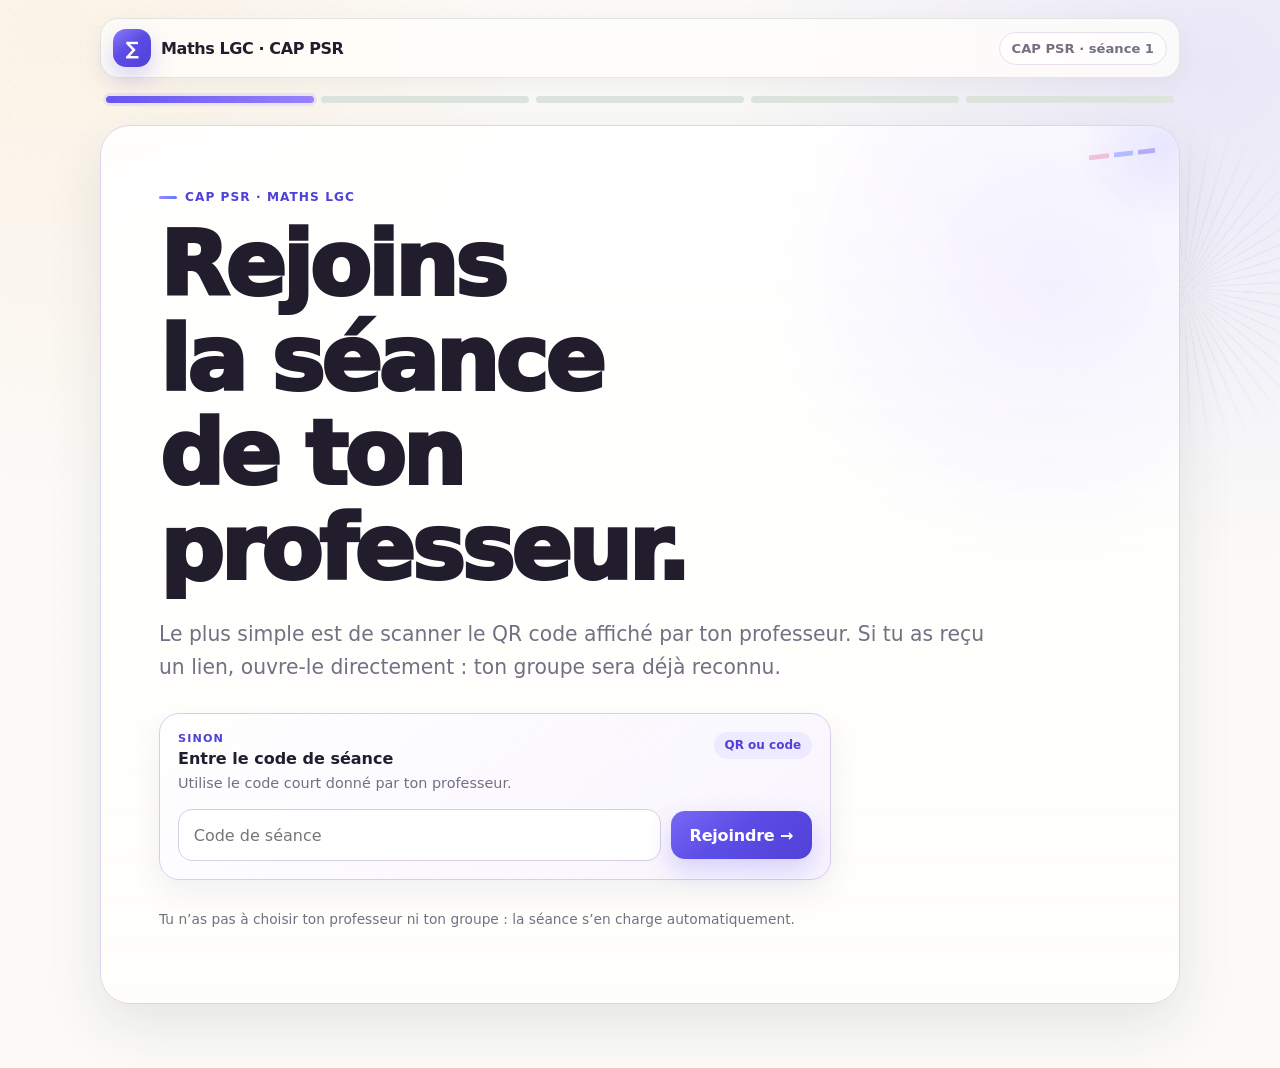
<file: index.html>
<!doctype html>
<html lang="fr">
<head>
  <meta charset="utf-8" />
  <meta name="viewport" content="width=device-width, initial-scale=1" />
  <meta name="theme-color" content="#fbfaf7" />
  <meta name="description" content="Maths LGC — parcours interactif de mathématiques pour CAP PSR." />
  <title>Maths LGC · CAP PSR</title>
  <link rel="icon" href="assets/favicon.svg" type="image/svg+xml" />
  <link rel="stylesheet" href="assets/styles.css" />
</head>
<body>
  <a class="skip-link" href="#app">Aller au contenu</a>
  <main id="app" class="app-shell" aria-live="polite"></main>
  <noscript>Ce support interactif nécessite JavaScript.</noscript>
  <script src="assets/app.js" defer></script>
</body>
</html>
</file>
<file: assets/styles.css>
:root {
  --bg: #fbfaf7;
  --surface: #fffefa;
  --surface-2: #f6f1ff;
  --surface-3: #fff9f4;
  --ink: #211d2c;
  --muted: #756f82;
  --line: #e7deea;
  --line-strong: #d9cee0;
  --accent: #6656f2;
  --accent-strong: #5041d8;
  --accent-bright: #9c84ff;
  --accent-soft: #eeeaff;
  --blue: #5f7cff;
  --blue-soft: #edf1ff;
  --rose: #e879a8;
  --rose-soft: #fdeaf3;
  --peach: #ff8f78;
  --peach-soft: #ffebe6;

  /* Couleurs sémantiques : ne pas utiliser comme décoration. */
  --attention: #e58a2b;
  --attention-strong: #9a591f;
  --attention-soft: #fff2df;
  --important: #a73e49;
  --important-soft: #fdebed;
  --danger: #8c3041;
  --danger-soft: #fdebed;
  --ok: #34bf8e;
  --ok-strong: #198462;
  --ok-bright: #72dfb6;
  --ok-soft: #e8fff6;
  --shadow-sm: 0 8px 24px rgba(29, 49, 40, .07);
  --shadow: 0 20px 55px rgba(29, 49, 40, .10);
  --shadow-lg: 0 28px 80px rgba(29, 49, 40, .13);
  --radius-sm: 14px;
  --radius: 22px;
  --radius-lg: 30px;
  --max: 1080px;
}

* { box-sizing: border-box; }

html {
  scroll-behavior: smooth;
  background: var(--bg);
}

body {
  margin: 0;
  min-height: 100vh;
  font-family: Inter, ui-sans-serif, system-ui, -apple-system, BlinkMacSystemFont, "Segoe UI", sans-serif;
  color: var(--ink);
  background:
    radial-gradient(circle at 4% 3%, rgba(255, 190, 105, .12), transparent 29rem),
    radial-gradient(circle at 95% 8%, rgba(110, 99, 255, .12), transparent 31rem),
    radial-gradient(circle at 55% 100%, rgba(156, 132, 255, .08), transparent 28rem),
    var(--bg);
  background-attachment: fixed;
}

body::before {
  content: "";
  position: fixed;
  inset: 0;
  pointer-events: none;
  opacity: .28;
  background-image:
    radial-gradient(circle, rgba(85, 73, 232, .12) 1px, transparent 1.35px);
  background-size: 18px 18px;
  mask-image: linear-gradient(135deg, rgba(0,0,0,.86), transparent 38%, transparent 74%, rgba(0,0,0,.32));
}

body::after {
  content: "";
  position: fixed;
  right: -5rem;
  top: 7rem;
  width: 22rem;
  height: 22rem;
  pointer-events: none;
  opacity: .055;
  background:
    repeating-conic-gradient(from 215deg at 50% 50%, var(--accent) 0deg 1.3deg, transparent 1.3deg 7deg);
  mask-image: radial-gradient(circle, black 0 26%, transparent 68%);
}

button, input, select { font: inherit; }

button { cursor: pointer; }

button:focus-visible,
input:focus-visible,
select:focus-visible,
a:focus-visible {
  outline: 3px solid rgba(88, 111, 232, .30);
  outline-offset: 3px;
}

.skip-link {
  position: absolute;
  left: -9999px;
  top: 1rem;
  z-index: 99;
  padding: .75rem 1rem;
  border-radius: 12px;
  background: #fff;
  box-shadow: var(--shadow-sm);
}

.skip-link:focus { left: 1rem; }

.app-shell {
  position: relative;
  z-index: 1;
  width: min(100% - 28px, var(--max));
  margin: 0 auto;
  padding: 18px 0 64px;
}

.topbar {
  position: sticky;
  top: 10px;
  z-index: 30;
  display: flex;
  justify-content: space-between;
  align-items: center;
  gap: 12px;
  margin-bottom: 18px;
  padding: 10px 12px;
  border: 1px solid rgba(220, 226, 219, .82);
  border-radius: 18px;
  background: rgba(255, 254, 250, .80);
  box-shadow: 0 8px 30px rgba(29, 49, 40, .06);
  backdrop-filter: blur(18px) saturate(1.1);
}

.brand {
  display: flex;
  align-items: center;
  gap: 10px;
  min-width: 0;
  font-weight: 900;
  letter-spacing: -.025em;
}

.brand-home {
  display: inline-grid;
  flex: 0 0 auto;
  border-radius: 13px;
  text-decoration: none;
}

.brand-home:hover .brand-mark {
  transform: translateY(-1px) rotate(-2deg);
  box-shadow: 0 13px 28px rgba(85, 73, 232, .28);
}

.brand-title {
  min-width: 0;
  overflow: hidden;
  text-overflow: ellipsis;
  white-space: nowrap;
}

.brand-mark {
  width: 38px;
  height: 38px;
  flex: 0 0 auto;
  display: grid;
  place-items: center;
  border-radius: 13px;
  color: white;
  font-size: 1.15rem;
  background:
    linear-gradient(145deg, rgba(255,255,255,.22), transparent 45%),
    linear-gradient(135deg, var(--accent), var(--accent-strong));
  box-shadow: 0 10px 25px rgba(85, 73, 232, .24);
  transition: transform .16s ease, box-shadow .16s ease;
}

.teacher-chip {
  color: var(--muted);
  font-size: .82rem;
  font-weight: 750;
  padding: .5rem .75rem;
  border: 1px solid var(--line);
  border-radius: 999px;
  background: rgba(255,255,255,.72);
}

.teacher-preview-nav {
  position: sticky;
  top: 72px;
  z-index: 24;
  display: flex;
  align-items: center;
  gap: 12px;
  margin: -6px 0 16px;
  padding: 9px 11px;
  border: 1px solid rgba(217, 206, 224, .88);
  border-radius: 15px;
  background: rgba(255, 254, 250, .88);
  box-shadow: 0 7px 22px rgba(66,52,104,.06);
  backdrop-filter: blur(16px);
}

.teacher-preview-label {
  flex: 0 0 auto;
  color: var(--accent-strong);
  font-size: .76rem;
  font-weight: 900;
  letter-spacing: .04em;
  text-transform: uppercase;
}

.teacher-preview-links {
  display: flex;
  gap: 5px;
  overflow-x: auto;
  scrollbar-width: thin;
}

.teacher-preview-links a {
  flex: 0 0 auto;
  padding: .48rem .68rem;
  border-radius: 10px;
  color: var(--muted);
  text-decoration: none;
  font-size: .8rem;
  font-weight: 800;
}

.teacher-preview-links a:hover {
  color: var(--accent-strong);
  background: var(--accent-soft);
}

.teacher-preview-links a.current {
  color: white;
  background: linear-gradient(135deg, var(--accent), var(--accent-strong));
}

.card {
  overflow: hidden;
  border: 1px solid rgba(203, 212, 204, .92);
  border-radius: var(--radius-lg);
  background:
    linear-gradient(180deg, rgba(255,255,255,.82), rgba(255,254,250,.96)),
    var(--surface);
  box-shadow: var(--shadow);
}

.hero {
  position: relative;
  padding: clamp(26px, 5vw, 58px);
}

.hero::before {
  content: "";
  position: absolute;
  width: 180px;
  height: 180px;
  right: -72px;
  top: -72px;
  border-radius: 50%;
  background: radial-gradient(circle, rgba(110,99,255,.12), transparent 68%);
  pointer-events: none;
}

.hero::after {
  content: "";
  position: absolute;
  top: 22px;
  right: 24px;
  width: 66px;
  height: 18px;
  pointer-events: none;
  opacity: .42;
  background:
    linear-gradient(90deg, var(--rose) 0 30%, transparent 30% 38%, var(--blue) 38% 67%, transparent 67% 75%, var(--accent) 75%);
  clip-path: polygon(0 42%, 100% 0, 100% 26%, 0 68%);
}

.eyebrow {
  display: inline-flex;
  align-items: center;
  gap: 8px;
  margin: 0 0 10px;
  color: var(--accent-strong);
  font-weight: 900;
  text-transform: uppercase;
  letter-spacing: .085em;
  font-size: .76rem;
}

.eyebrow::before {
  content: "";
  width: 18px;
  height: 3px;
  border-radius: 999px;
  background: linear-gradient(90deg, var(--accent-bright), var(--blue));
}

h1, h2, h3 {
  letter-spacing: -.04em;
  line-height: 1.06;
  text-wrap: balance;
}

h1 {
  max-width: 12ch;
  margin: 0 0 18px;
  font-size: clamp(2.45rem, 8vw, 5.6rem);
  font-weight: 930;
}

h2 {
  margin: 0 0 16px;
  font-size: clamp(2rem, 5vw, 3.35rem);
  font-weight: 900;
}

h3 {
  margin: 0 0 8px;
  font-size: 1.22rem;
  font-weight: 860;
}

p { line-height: 1.65; }

.lead {
  max-width: 66ch;
  margin-bottom: 28px;
  color: var(--muted);
  font-size: clamp(1.04rem, 2.25vw, 1.27rem);
}

.actions {
  display: flex;
  flex-wrap: wrap;
  gap: 11px;
  margin-top: 24px;
}

.btn {
  min-height: 48px;
  padding: .84rem 1.18rem;
  border: 0;
  border-radius: 14px;
  font-weight: 850;
  letter-spacing: -.012em;
  transition:
    transform .16s ease,
    box-shadow .16s ease,
    border-color .16s ease,
    background .16s ease;
}

.btn:hover {
  transform: translateY(-2px);
}

.btn:active {
  transform: translateY(0);
}

.btn-primary {
  color: white;
  background:
    linear-gradient(145deg, rgba(255,255,255,.11), transparent 45%),
    linear-gradient(135deg, var(--accent), var(--accent-strong));
  box-shadow: 0 11px 26px rgba(85, 73, 232, .22);
}

.btn-primary:hover {
  box-shadow: 0 14px 30px rgba(85, 73, 232, .28);
}

.btn-secondary {
  color: var(--ink);
  border: 1px solid var(--line-strong);
  background: rgba(255,255,255,.78);
  box-shadow: 0 5px 14px rgba(29,49,40,.04);
}

.btn-secondary:hover {
  border-color: #b7c4ba;
  background: #fff;
}

.btn-ghost {
  color: var(--accent-strong);
  border: 1px solid rgba(110, 99, 255, .24);
  background: rgba(238, 234, 255, .50);
}

.btn-ghost:hover {
  background: var(--accent-soft);
}

.btn-danger {
  color: var(--danger);
  background: var(--danger-soft);
}

.btn[disabled] {
  cursor: not-allowed;
  opacity: .46;
  transform: none;
  box-shadow: none;
}

.prehome-grid {
  display: grid;
  grid-template-columns: minmax(0, 1.2fr) minmax(250px, .8fr);
  gap: clamp(24px, 5vw, 54px);
  align-items: center;
}

.prehome-grid h1 {
  position: relative;
}

.prehome-grid h1::after {
  content: "";
  display: block;
  width: 88px;
  height: 8px;
  margin-top: 15px;
  border-radius: 999px;
  background: linear-gradient(90deg, var(--accent-bright), var(--blue));
}

.qr-placeholder {
  aspect-ratio: 1;
  width: min(100%, 322px);
  margin-inline: auto;
  display: grid;
  place-items: center;
  position: relative;
  overflow: hidden;
  border: 10px solid #fff;
  border-radius: 30px;
  background: #fff;
  box-shadow:
    0 24px 55px rgba(29, 49, 40, .13),
    0 0 0 1px rgba(203, 212, 204, .8);
  transform: rotate(1deg);
}

.qr-placeholder::before {
  content: "";
  position: absolute;
  inset: -35%;
  background: conic-gradient(from 80deg, transparent, rgba(110,99,255,.10), transparent 30%, rgba(232,121,168,.09), transparent 54%, rgba(255,173,91,.08), transparent 72%);
  animation: qrGlow 14s linear infinite;
}

.qr-image {
  width: 82%;
  aspect-ratio: 1;
  display: block;
  position: relative;
  z-index: 1;
  image-rendering: pixelated;
}

.qr-label {
  position: absolute;
  z-index: 2;
  inset: auto 10% 8%;
  padding: .72rem .82rem;
  text-align: center;
  border: 1px solid rgba(220,226,219,.9);
  border-radius: 13px;
  color: var(--muted);
  background: rgba(255,255,255,.94);
  box-shadow: 0 6px 18px rgba(29,49,40,.08);
  font-size: .83rem;
  font-weight: 850;
}

.progress-strip {
  display: flex;
  gap: 7px;
  margin: 12px 2px 22px;
  padding: 0 4px;
}

.progress-dot {
  flex: 1;
  height: 7px;
  overflow: hidden;
  border-radius: 999px;
  background: #dfe5df;
}

.progress-dot.done {
  background: linear-gradient(90deg, var(--ok), var(--ok-bright));
}

.progress-dot.current {
  background: linear-gradient(90deg, var(--accent), var(--accent-bright));
  box-shadow: 0 0 0 3px rgba(110,99,255,.11);
}

.path {
  position: relative;
  display: grid;
  gap: 13px;
  margin-top: 24px;
}

.path-step {
  display: grid;
  grid-template-columns: 50px 1fr auto;
  gap: 16px;
  align-items: center;
  padding: 18px;
  border: 1px solid var(--line);
  border-radius: 19px;
  background: rgba(255,255,255,.62);
  transition:
    transform .16s ease,
    box-shadow .16s ease,
    border-color .16s ease;
}

.path-step.available:hover {
  transform: translateY(-2px);
  border-color: #d2cae6;
  box-shadow: var(--shadow-sm);
}

.path-step.available {
  background: rgba(255,255,255,.88);
}

.path-step.done {
  border-color: rgba(52,191,142,.28);
  background: linear-gradient(135deg, #eafff7, #f7fffc);
}

.path-step.locked {
  opacity: .58;
  filter: saturate(.75);
}

.step-num {
  width: 44px;
  height: 44px;
  display: grid;
  place-items: center;
  border-radius: 14px;
  color: var(--muted);
  background: var(--surface-2);
  box-shadow: inset 0 0 0 1px var(--line);
  font-weight: 950;
}

.path-step.done .step-num {
  color: #103f31;
  background: linear-gradient(135deg, var(--ok-bright), #43ca9a);
  box-shadow: 0 7px 18px rgba(52,191,142,.20);
}

.step-meta {
  margin-top: 4px;
  color: var(--muted);
  font-size: .88rem;
}

.pill,
.question-domain {
  display: inline-flex;
  align-items: center;
  gap: 6px;
  padding: .42rem .7rem;
  border-radius: 999px;
  color: var(--muted);
  background: var(--surface-2);
  font-size: .78rem;
  font-weight: 850;
}

.pill.ok {
  color: var(--ok-strong);
  background: var(--ok-soft);
}

.pill.attention,
.pill.warm {
  color: var(--attention-strong);
  background: var(--attention-soft);
}

.lesson-grid {
  display: grid;
  grid-template-columns: repeat(2, minmax(0,1fr));
  gap: 14px;
  margin: 22px 0;
}

.info-tile {
  position: relative;
  min-width: 0;
  overflow: hidden;
  padding: 20px;
  border: 1px solid var(--line);
  border-radius: 19px;
  background:
    linear-gradient(145deg, rgba(255,255,255,.82), rgba(248,250,247,.78));
  box-shadow: 0 5px 16px rgba(29,49,40,.035);
  transition:
    transform .16s ease,
    border-color .16s ease,
    box-shadow .16s ease;
}

.info-tile:hover {
  transform: translateY(-2px);
  border-color: #d7cee5;
  box-shadow: var(--shadow-sm);
}

.info-tile p {
  margin-bottom: 0;
  color: var(--muted);
}

.micro-examples {
  grid-column: 2;
  display: flex;
  flex-wrap: wrap;
  gap: 7px;
  margin-top: 12px;
}

.micro-examples span {
  padding: .42rem .58rem;
  border: 1px solid var(--line);
  border-radius: 9px;
  color: #554b67;
  background: rgba(255,255,255,.82);
  font-size: .76rem;
  font-weight: 780;
}

.use-case-example {
  grid-column: 2;
  display: inline-flex;
  width: fit-content;
  margin-top: 12px;
  padding: .48rem .65rem;
  border-radius: 10px;
  color: #554b67;
  background: rgba(255,255,255,.82);
  box-shadow: inset 0 0 0 1px var(--line);
  font-size: .82rem;
  font-weight: 800;
}

.course-word {
  grid-column: 2;
  margin-top: 8px;
  color: var(--muted);
  font-size: .76rem;
  font-weight: 720;
}

.simple-goal {
  font-size: 1rem;
}

.use-case {
  display: grid;
  grid-template-columns: 46px 1fr;
  column-gap: 14px;
  align-items: start;
}

.use-case h3,
.use-case p {
  grid-column: 2;
}

.use-case-icon {
  grid-column: 1;
  grid-row: 1 / span 2;
  width: 46px;
  height: 46px;
  display: grid;
  place-items: center;
  border-radius: 15px;
  color: #b44f3d;
  background: var(--peach-soft);
  box-shadow: inset 0 0 0 1px rgba(255,143,120,.12);
  font-size: .86rem;
  font-weight: 950;
  letter-spacing: -.03em;
}

.use-case:nth-child(2) .use-case-icon {
  color: var(--accent-strong);
  background: var(--accent-soft);
}

.use-case:nth-child(3) .use-case-icon {
  color: #4056c8;
  background: var(--blue-soft);
}

.use-case:nth-child(4) .use-case-icon {
  color: #a34f79;
  background: var(--rose-soft);
}

.identity-card {
  max-width: 38rem;
  margin-top: 22px;
  padding: 18px;
  border: 1px solid var(--line);
  border-radius: 20px;
  background:
    linear-gradient(145deg, rgba(255,255,255,.92), rgba(246,241,255,.56));
  box-shadow: 0 8px 22px rgba(66,52,104,.05);
}

.identity-heading {
  display: flex;
  justify-content: space-between;
  gap: 16px;
  align-items: flex-start;
  margin-bottom: 15px;
}

.identity-heading p {
  margin: 5px 0 0;
  color: var(--muted);
  font-size: .9rem;
  line-height: 1.5;
}

.identity-badge {
  flex: 0 0 auto;
  padding: .42rem .68rem;
  border-radius: 999px;
  color: var(--accent-strong);
  background: var(--accent-soft);
  font-size: .75rem;
  font-weight: 850;
}

.identity-grid {
  display: grid;
  grid-template-columns: repeat(2, minmax(0, 1fr));
  gap: 12px;
  margin-bottom: 10px;
}

.identity-grid label {
  display: grid;
  gap: 6px;
  color: var(--muted);
  font-size: .82rem;
  font-weight: 800;
}

.identity-grid label:last-child {
  grid-column: 1 / -1;
}

.identity-grid input {
  min-width: 0;
  min-height: 48px;
  width: 100%;
  padding: .74rem .88rem;
  border: 1px solid var(--line-strong);
  border-radius: 13px;
  color: var(--ink);
  background: rgba(255,255,255,.96);
  box-shadow: inset 0 1px 0 rgba(255,255,255,.8);
}

.identity-grid input:focus {
  border-color: var(--accent);
  outline: none;
  box-shadow: 0 0 0 4px rgba(102,86,242,.11);
}

.identity-card > small {
  color: var(--muted);
  line-height: 1.45;
}

.unknown-answer {
  min-height: 38px;
  padding: .48rem .72rem;
  border: 1px dashed #d2c6df;
  border-radius: 11px;
  color: var(--muted);
  background: #fffafd;
  font-size: .78rem;
  font-weight: 800;
  transition: background .16s ease, color .16s ease, border-color .16s ease, transform .16s ease;
}

.unknown-answer:hover,
.unknown-answer.selected {
  color: #8e456b;
  border-color: #e8a5c2;
  background: var(--rose-soft);
  transform: translateY(-1px);
}

.module-card {
  display: flex;
  flex-direction: column;
  align-items: flex-start;
}

.module-card p {
  flex: 1;
}

.module-open {
  margin-top: 14px;
}

.module-page > .lead {
  max-width: 72ch;
}

.module-context-grid {
  display: grid;
  grid-template-columns: repeat(3, minmax(0, 1fr));
  gap: 12px;
  margin: 20px 0;
}

.module-context {
  padding: 17px;
  border: 1px solid var(--line);
  border-radius: 17px;
  background: rgba(255,255,255,.78);
  box-shadow: 0 5px 15px rgba(66,52,104,.035);
}

.module-context > span {
  display: inline-grid;
  place-items: center;
  width: 42px;
  height: 42px;
  margin-bottom: 11px;
  border-radius: 13px;
  background: var(--accent-soft);
  font-size: 1.15rem;
}

.module-context:nth-child(2) > span {
  background: var(--blue-soft);
}

.module-context:nth-child(3) > span {
  background: var(--rose-soft);
}

.module-context strong {
  display: block;
  margin-bottom: 5px;
  font-size: 1rem;
}

.module-context p {
  margin: 0;
  color: var(--muted);
  font-size: .9rem;
  line-height: 1.5;
}

.module-rule {
  border-color: rgba(167,62,73,.20);
  background: linear-gradient(135deg, var(--important-soft), rgba(255,255,255,.94));
}

.module-rule strong {
  color: var(--important);
}

.learning-lab {
  margin: 24px 0;
  padding: 22px;
  border: 1px solid #d8ceec;
  border-radius: 21px;
  background:
    radial-gradient(circle at 100% 0%, rgba(255,255,255,.88), transparent 42%),
    linear-gradient(145deg, #f4f0ff, #fff9f3);
  box-shadow: 0 12px 32px rgba(75,60,126,.08);
}

.lab-heading {
  display: flex;
  justify-content: space-between;
  gap: 20px;
  align-items: flex-start;
  margin-bottom: 20px;
}

.lab-heading p {
  max-width: 44ch;
  margin: 0;
  color: var(--muted);
  font-size: .9rem;
}

.time-controls {
  display: grid;
  grid-template-columns: repeat(2, minmax(0,1fr));
  gap: 14px;
}

.time-controls label {
  padding: 15px;
  border: 1px solid rgba(255,255,255,.92);
  border-radius: 15px;
  background: rgba(255,255,255,.65);
}

.time-controls label > span,
.time-controls label > strong {
  display: block;
}

.time-controls label > span {
  color: var(--muted);
  font-size: .78rem;
  font-weight: 800;
}

.time-controls label > strong {
  margin: 5px 0 12px;
  color: var(--accent-strong);
  font-size: 1.3rem;
}

.learning-lab input[type="range"] {
  width: 100%;
  height: 7px;
  appearance: none;
  border-radius: 999px;
  outline: none;
  background: linear-gradient(90deg, var(--accent), var(--accent-bright));
}

.learning-lab input[type="range"]::-webkit-slider-thumb {
  width: 24px;
  height: 24px;
  appearance: none;
  border: 4px solid white;
  border-radius: 50%;
  background: var(--accent);
  box-shadow: 0 4px 12px rgba(85,73,232,.24);
}

.learning-lab input[type="range"]::-moz-range-thumb {
  width: 17px;
  height: 17px;
  border: 4px solid white;
  border-radius: 50%;
  background: var(--accent);
  box-shadow: 0 4px 12px rgba(85,73,232,.24);
}

.time-equation {
  display: flex;
  flex-wrap: wrap;
  justify-content: center;
  align-items: baseline;
  gap: 11px;
  margin: 22px 0 14px;
  font-size: clamp(1.15rem, 4vw, 1.8rem);
  font-weight: 850;
}

.time-equation b {
  color: var(--muted);
}

.time-equation strong {
  color: var(--accent-strong);
  font-size: 1.2em;
}

.time-track {
  height: 13px;
  overflow: hidden;
  border-radius: 999px;
  background: rgba(255,255,255,.82);
  box-shadow: inset 0 0 0 1px var(--line);
}

.time-track-fill {
  display: block;
  height: 100%;
  border-radius: inherit;
  background: linear-gradient(90deg, var(--blue), var(--rose), var(--accent));
  transition: width .18s ease;
}

.method-card {
  margin: 24px 0;
  padding: 21px;
  border: 1px solid var(--line);
  border-radius: 20px;
  background: rgba(255,255,255,.78);
}

.method-steps {
  display: grid;
  grid-template-columns: repeat(3, minmax(0,1fr));
  gap: 10px;
  margin: 16px 0;
}

.method-steps > div {
  padding: 14px;
  border-radius: 14px;
  background: var(--surface-2);
}

.method-steps span {
  width: 29px;
  height: 29px;
  display: grid;
  place-items: center;
  margin-bottom: 8px;
  border-radius: 9px;
  color: white;
  background: var(--accent);
  font-size: .78rem;
  font-weight: 950;
}

.method-steps p {
  margin: 0;
  color: var(--muted);
  font-size: .88rem;
  line-height: 1.45;
}

.worked-example {
  display: flex;
  flex-wrap: wrap;
  gap: 8px;
  align-items: center;
  padding: 14px;
  border: 1px solid #d8ceec;
  border-radius: 14px;
  background: var(--accent-soft);
}

.worked-example > * {
  padding: .35rem .52rem;
  border-radius: 8px;
  background: rgba(255,255,255,.72);
}

.practice-block {
  margin-top: 26px;
}

.feedback-lines {
  display: grid;
  gap: 6px;
  margin-top: 10px;
}

.proportion-lab {
  display: grid;
  grid-template-columns: minmax(230px,.72fr) minmax(0,1.28fr);
  gap: 16px;
}

.compact-recipe {
  align-self: stretch;
}

.recipe-simple-row {
  display: flex;
  justify-content: space-between;
  gap: 16px;
  padding: 12px 0;
  border-bottom: 1px solid var(--line);
}

.recipe-simple-row:last-child {
  border-bottom: 0;
}

.proportion-range {
  background:
    radial-gradient(circle at 100% 0%, rgba(255,255,255,.84), transparent 40%),
    linear-gradient(145deg, #f0ecff, #ffeedd);
  border-color: #ded3ec;
}

.big-number small {
  font-size: .32em;
  letter-spacing: 0;
}

.portion-comparison {
  display: grid;
  grid-template-columns: 1fr auto 1fr;
  gap: 10px;
  align-items: center;
  margin: 17px 0 4px;
}

.portion-comparison > div:not(.portion-arrow) {
  padding: 10px;
  border: 1px solid rgba(255,255,255,.86);
  border-radius: 12px;
  background: rgba(255,255,255,.62);
  text-align: center;
}

.portion-comparison span {
  display: block;
  color: var(--muted);
  font-size: .72rem;
  font-weight: 800;
}

.portion-comparison strong {
  font-size: 1.28rem;
}

.portion-arrow {
  color: var(--accent-strong);
  font-weight: 900;
  white-space: nowrap;
}

.percent-lab,
.stats-lab {
  display: grid;
  grid-template-columns: minmax(230px,.82fr) minmax(0,1.18fr);
  gap: 18px;
  align-items: stretch;
}

.percent-grid {
  display: grid;
  grid-template-columns: repeat(10, minmax(0,1fr));
  gap: 4px;
  padding: 14px;
  border: 1px solid var(--line);
  border-radius: 18px;
  background: rgba(255,255,255,.72);
  aspect-ratio: 1;
}

.percent-grid span {
  border-radius: 4px;
  background: #eeeaf5;
  box-shadow: inset 0 0 0 1px rgba(97,79,145,.05);
  transition: background .12s ease, transform .12s ease;
}

.percent-grid span.filled {
  background: linear-gradient(145deg, var(--accent), var(--rose));
  transform: scale(.96);
}

.percent-equivalence {
  margin: 16px 0;
  padding: 13px 14px;
  border: 1px solid rgba(102,86,242,.18);
  border-radius: 13px;
  background: rgba(255,255,255,.72);
  color: var(--accent-strong);
  font-weight: 900;
  text-align: center;
}

.percent-range,
.stats-range {
  min-height: 100%;
}

.stats-chart-wrap {
  padding: 16px;
  border: 1px solid var(--line);
  border-radius: 18px;
  background: rgba(255,255,255,.72);
}

.stats-chart {
  display: grid;
  grid-template-columns: repeat(5,minmax(0,1fr));
  gap: 10px;
  align-items: end;
  min-height: 255px;
  padding: 12px 6px 0;
}

.stats-bar-col {
  display: grid;
  grid-template-rows: auto 1fr auto;
  gap: 7px;
  align-items: end;
  height: 220px;
  text-align: center;
}

.stats-bar-value {
  color: var(--accent-strong);
  font-size: .82rem;
  font-weight: 900;
}

.stats-bar-track {
  display: flex;
  align-items: end;
  width: 100%;
  height: 165px;
  overflow: hidden;
  border-radius: 10px 10px 6px 6px;
  background: #f0edf5;
}

.stats-bar {
  display: block;
  width: 100%;
  min-height: 8%;
  border-radius: inherit;
  background: linear-gradient(180deg, var(--accent-bright), var(--accent));
  transition: height .2s ease;
}

.stats-bar-col strong {
  font-size: .78rem;
}

.stats-average {
  display: flex;
  justify-content: center;
  align-items: baseline;
  gap: 6px;
  margin-top: 12px;
  padding: 10px;
  border-radius: 12px;
  background: var(--blue-soft);
  color: var(--muted);
  font-size: .84rem;
}

.stats-average strong {
  color: var(--ink);
  font-size: 1.25rem;
}


.equation-lab,
.function-lab {
  display: grid;
  grid-template-columns: minmax(260px,.9fr) minmax(0,1.1fr);
  gap: 18px;
  align-items: stretch;
}

.equation-balance {
  display: grid;
  grid-template-columns: 1fr auto 1fr;
  gap: 12px;
  align-items: center;
  min-height: 240px;
  padding: 20px;
  border: 1px solid var(--line);
  border-radius: 18px;
  background:
    radial-gradient(circle at 50% 100%, rgba(255,173,91,.12), transparent 50%),
    rgba(255,255,255,.74);
}

.equation-side {
  display: grid;
  place-items: center;
  min-height: 128px;
  padding: 16px;
  border: 1px solid #ddd3ef;
  border-radius: 16px;
  background: #f6f2ff;
  text-align: center;
}

.equation-side.target {
  border-color: #f1d5bb;
  background: #fff5e9;
}

.equation-side span {
  color: var(--muted);
  font-size: .84rem;
  font-weight: 800;
}

.equation-side strong {
  margin-top: 8px;
  color: var(--accent-strong);
  font-size: 2.1rem;
}

.balance-sign {
  display: grid;
  place-items: center;
  width: 52px;
  height: 52px;
  border-radius: 50%;
  color: #8a6477;
  background: var(--rose-soft);
  font-size: 1.7rem;
  font-weight: 950;
  transition: transform .18s ease, background .18s ease, color .18s ease;
}

.equation-balance.balanced .balance-sign {
  color: #114f3b;
  background: var(--ok-soft);
  transform: scale(1.08);
}

.equation-range,
.function-range {
  min-height: 100%;
}

.equation-live,
.function-relation {
  margin: 16px 0 10px;
  padding: 13px 14px;
  border: 1px solid rgba(102,86,242,.18);
  border-radius: 13px;
  background: rgba(255,255,255,.72);
  color: var(--accent-strong);
  font-weight: 900;
  text-align: center;
}

.equation-status {
  min-height: 2.8em;
  color: var(--muted);
  font-size: .86rem;
  line-height: 1.45;
  text-align: center;
}

.function-chart-card {
  padding: 12px;
  border: 1px solid var(--line);
  border-radius: 18px;
  background: rgba(255,255,255,.76);
}

.function-chart {
  display: block;
  width: 100%;
  height: auto;
}

.chart-axis {
  stroke: #786f85;
  stroke-width: 2;
}

.function-line {
  stroke: var(--accent);
  stroke-width: 4;
  stroke-linecap: round;
}

.function-point {
  fill: var(--rose);
  stroke: white;
  stroke-width: 4;
  filter: drop-shadow(0 4px 7px rgba(85,73,232,.22));
  transition: cx .18s ease, cy .18s ease;
}

.chart-label {
  fill: #655b70;
  font-size: 13px;
  font-weight: 800;
}

.chart-tick {
  fill: #756d7e;
  font-size: 11px;
  font-weight: 700;
}

.function-relation {
  display: flex;
  flex-wrap: wrap;
  justify-content: center;
  gap: 8px;
  align-items: center;
}

.function-relation b {
  color: var(--muted);
}

.function-relation strong {
  color: var(--ink);
  font-size: 1.15rem;
}


.commerce-lab,
.probability-lab {
  display: grid;
  grid-template-columns: minmax(280px,.9fr) minmax(0,1.1fr);
  gap: 18px;
  align-items: stretch;
}

.invoice-card {
  padding: 18px;
  border: 1px solid #e7d8c7;
  border-radius: 18px;
  background: linear-gradient(180deg, #fffdf8, #fff7ec);
  box-shadow: 0 10px 28px rgba(92,68,42,.06);
}

.invoice-heading,
.invoice-line {
  display: flex;
  justify-content: space-between;
  gap: 16px;
  align-items: baseline;
}

.invoice-heading {
  padding-bottom: 13px;
  border-bottom: 2px dashed #eadbc9;
}

.invoice-heading span {
  color: var(--muted);
  font-size: .84rem;
  font-weight: 800;
}

.invoice-line {
  padding: 11px 0;
  border-bottom: 1px solid rgba(226,210,194,.7);
}

.invoice-line:last-child {
  border-bottom: 0;
}

.invoice-line.discount strong {
  color: #b55a71;
}

.invoice-line.total {
  margin-top: 3px;
  padding: 14px 0;
  font-size: 1.08rem;
}

.invoice-line.total strong {
  color: var(--accent-strong);
  font-size: 1.28rem;
}

.invoice-line.muted {
  color: var(--muted);
  font-size: .86rem;
}

.invoice-line.margin {
  color: #155944;
  font-weight: 800;
}

.commerce-controls {
  display: grid;
  gap: 12px;
}

.probability-bag,
.simulation-panel {
  padding: 18px;
  border: 1px solid var(--line);
  border-radius: 18px;
  background: rgba(255,255,255,.72);
}

.ticket-set {
  display: grid;
  grid-template-columns: repeat(5, minmax(0,1fr));
  gap: 10px;
  margin-bottom: 18px;
}

.ticket {
  display: grid;
  place-items: center;
  aspect-ratio: 1;
  border: 1px solid #ddd6e8;
  border-radius: 12px;
  background: #f3f0f7;
  color: #aca3b5;
  font-weight: 950;
}

.ticket.success {
  border-color: #cabcf4;
  background: linear-gradient(145deg, #7a68ff, #aa75ef);
  color: white;
  box-shadow: 0 6px 15px rgba(91,73,199,.14);
}

.probability-formula {
  display: flex;
  justify-content: center;
  gap: 9px;
  align-items: baseline;
  padding: 13px;
  border-radius: 13px;
  background: var(--accent-soft);
  color: var(--accent-strong);
  font-size: 1.2rem;
}

.probability-formula strong:last-child {
  font-size: 1.35rem;
}

.simulation-stats {
  display: grid;
  grid-template-columns: repeat(2,minmax(0,1fr));
  gap: 10px;
}

.probability-meter {
  position: relative;
  height: 18px;
  margin: 18px 0 14px;
  overflow: hidden;
  border: 1px solid var(--line);
  border-radius: 999px;
  background: #f0edf4;
}

.probability-observed {
  position: absolute;
  inset: 0 auto 0 0;
  width: 0;
  border-radius: inherit;
  background: linear-gradient(90deg, var(--rose), var(--accent));
  transition: width .2s ease;
}

.probability-theory {
  position: absolute;
  z-index: 2;
  top: -4px;
  bottom: -4px;
  left: 30%;
  width: 3px;
  border-radius: 999px;
  background: var(--blue);
  box-shadow: 0 0 0 2px rgba(255,255,255,.75);
}

.simulation-history {
  display: flex;
  flex-wrap: wrap;
  gap: 5px;
  min-height: 28px;
  margin-bottom: 12px;
}

.simulation-history span {
  width: 12px;
  height: 12px;
  border-radius: 50%;
  background: #ded9e5;
}

.simulation-history span.success {
  background: var(--accent);
}

.compact-actions {
  gap: 7px;
}

.compact-actions .btn {
  padding: .7rem .85rem;
  font-size: .84rem;
}

.question-list {
  display: grid;
  gap: 17px;
  margin-top: 24px;
  counter-reset: question;
}

.question {
  position: relative;
  min-inline-size: 0;
  margin: 0;
  padding: 22px 22px 20px;
  border: 1px solid var(--line);
  border-radius: 20px;
  background:
    linear-gradient(145deg, rgba(255,255,255,.94), rgba(248,250,247,.90));
  box-shadow: 0 6px 18px rgba(29,49,40,.04);
  transition:
    transform .16s ease,
    box-shadow .16s ease,
    border-color .16s ease;
}

.question:hover {
  transform: translateY(-1px);
  border-color: #d9d0e6;
  box-shadow: var(--shadow-sm);
}

.question legend {
  width: 100%;
  display: flex;
  align-items: flex-start;
  gap: 12px;
  padding: 0;
  margin: 0 0 14px;
  color: var(--ink);
  font-weight: 850;
  line-height: 1.42;
}

.question-index {
  width: 31px;
  height: 31px;
  flex: 0 0 auto;
  display: grid;
  place-items: center;
  margin-top: -3px;
  border-radius: 10px;
  color: white;
  background: linear-gradient(135deg, var(--blue), #7b8af0);
  box-shadow: 0 6px 14px rgba(88,111,232,.20);
  font-size: .82rem;
  font-weight: 950;
}

.question-domain {
  margin-bottom: 13px;
  color: var(--accent-strong);
  background: var(--accent-soft);
}

.question:nth-child(3n + 1) .question-index {
  background: linear-gradient(135deg, var(--accent), var(--accent-bright));
  box-shadow: 0 6px 14px rgba(110,99,255,.20);
}

.question:nth-child(3n + 2) .question-index {
  color: #54283f;
  background: linear-gradient(135deg, #f7b2ca, #ed91b7);
  box-shadow: 0 6px 14px rgba(232,121,168,.18);
}

.question:nth-child(3n) .question-index {
  color: #263b9f;
  background: linear-gradient(135deg, #aeb8ff, #7b8af0);
  box-shadow: 0 6px 14px rgba(88,111,232,.18);
}

.question:nth-child(3n + 2) .question-domain {
  color: #9f4c74;
  background: var(--rose-soft);
}

.question:nth-child(3n) .question-domain {
  color: #4056c8;
  background: var(--blue-soft);
}

.answer-row {
  display: flex;
  flex-wrap: wrap;
  align-items: center;
  gap: 10px;
}

.answer-row input,
.answer-row select,
.info-tile select {
  min-height: 48px;
  min-width: 170px;
  max-width: 100%;
  padding: .74rem .88rem;
  border: 1px solid #cdd6cf;
  border-radius: 13px;
  color: var(--ink);
  background: rgba(255,255,255,.96);
  box-shadow: inset 0 1px 0 rgba(255,255,255,.8);
  transition:
    border-color .16s ease,
    box-shadow .16s ease,
    background .16s ease;
}

.answer-row input:hover,
.answer-row select:hover,
.info-tile select:hover {
  border-color: #b6c4ba;
}

.answer-row input:focus,
.answer-row select:focus,
.info-tile select:focus {
  border-color: var(--blue);
  background: #fff;
  box-shadow: 0 0 0 4px rgba(88,111,232,.10);
}

.answer-row input[type="number"] { width: 180px; }

.form-error {
  margin: 12px 0 0;
  padding: 12px 14px;
  border: 1px solid #f2cdd1;
  border-radius: 13px;
  color: var(--danger);
  background: var(--danger-soft);
  font-weight: 800;
}

.result-summary {
  display: grid;
  grid-template-columns: 130px 1fr;
  gap: 22px;
  align-items: center;
  padding: 23px;
  margin: 22px 0;
  border: 1px solid rgba(110,99,255,.14);
  border-radius: 21px;
  background: linear-gradient(135deg, #f0edff, #fff5f9);
}

.result-score {
  width: 112px;
  height: 112px;
  display: grid;
  place-items: center;
  border: 8px solid rgba(110,99,255,.18);
  border-radius: 50%;
  color: var(--accent-strong);
  background: var(--surface);
  box-shadow: 0 10px 25px rgba(110,99,255,.10);
  font-size: 1.7rem;
  font-weight: 950;
}

.result-score {
  align-content: center;
  gap: 1px;
}

.result-score small {
  display: block;
  color: var(--muted);
  font-size: .68rem;
  font-weight: 850;
  letter-spacing: .03em;
}

.domain-chips {
  display: flex;
  flex-wrap: wrap;
  gap: 8px;
}

.correction {
  position: relative;
  overflow: hidden;
  padding: 17px 19px 17px 22px;
  margin: 14px 0;
  border: 1px solid var(--line);
  border-left: 5px solid var(--line-strong);
  border-radius: 16px;
  background: rgba(255,255,255,.70);
}

.correction.ok {
  border-left-color: var(--ok);
  background: linear-gradient(90deg, rgba(232,255,246,.92), rgba(255,255,255,.80) 34%);
}

.correction.retry {
  border-left-color: var(--attention);
  background: linear-gradient(90deg, var(--attention-soft), rgba(255,255,255,.78) 34%);
}

.correction p { margin: 7px 0; }

.correction-heading {
  display: flex;
  justify-content: space-between;
  gap: 12px;
  align-items: center;
  margin-bottom: 12px;
}

.correction-heading .pill {
  flex: 0 0 auto;
}

.correction-prompt,
.correction-student-answer,
.correction-solution {
  margin-top: 10px;
  padding: 12px 14px;
  border-radius: 13px;
}

.correction-prompt {
  border: 1px solid #ded5f2;
  background: linear-gradient(135deg, #f4f0ff, #fbf9ff);
}

.correction-student-answer {
  border: 1px solid #f0ddc8;
  background: #fff7ed;
}

.correction-solution {
  border: 1px solid #cae8da;
  background: #f0fff8;
}

.correction-prompt > span,
.correction-student-answer > span,
.correction-solution > span {
  display: inline-block;
  margin-bottom: 3px;
  font-size: .7rem;
  font-weight: 950;
  letter-spacing: .055em;
  text-transform: uppercase;
}

.correction-prompt > span { color: var(--accent-strong); }
.correction-student-answer > span { color: #9a591f; }
.correction-solution > span { color: #19644d; }

.correction-prompt p,
.correction-student-answer p,
.correction-solution p {
  margin: 2px 0 0;
}

.correction-solution.locked-solution {
  border-style: dashed;
  border-color: #ddd5e6;
  background: #faf8fb;
  color: var(--muted);
}

.correction-solution.locked-solution > span {
  color: #81768b;
}

.correction-access {
  display: flex;
  justify-content: space-between;
  gap: 16px;
  align-items: center;
  margin: 18px 0;
  padding: 16px 18px;
  border: 1px dashed #d4c9e6;
  border-radius: 16px;
  background: linear-gradient(135deg, #faf7ff, #fffaf2);
}

.correction-access p {
  margin: 4px 0 0;
  color: var(--muted);
  font-size: .9rem;
}

.feedback-lock-note {
  margin-bottom: 0;
  padding-top: 8px;
  color: var(--muted);
  font-size: .86rem;
}

.challenge-board {
  display: grid;
  grid-template-columns: minmax(0,1fr) minmax(280px,.9fr);
  gap: 18px;
  margin: 22px 0;
}

.recipe-card {
  padding: 22px;
  border: 1px solid var(--line);
  border-radius: 20px;
  background: rgba(255,255,255,.88);
  box-shadow: var(--shadow-sm);
}

.recipe-card h3::before {
  content: "FICHE";
  display: inline-block;
  margin-right: 8px;
  padding: .3rem .5rem;
  border-radius: 8px;
  color: var(--accent-strong);
  background: var(--accent-soft);
  vertical-align: .13em;
  font-size: .65rem;
  letter-spacing: .07em;
}

.recipe-table {
  width: 100%;
  margin-top: 14px;
  border-collapse: collapse;
}

.recipe-table th,
.recipe-table td {
  padding: 11px 8px;
  border-bottom: 1px solid var(--line);
  text-align: left;
}

.recipe-table th {
  color: var(--muted);
  font-size: .8rem;
  text-transform: uppercase;
  letter-spacing: .05em;
}

.recipe-table th:last-child,
.recipe-table td:last-child {
  text-align: right;
  font-variant-numeric: tabular-nums;
}

.range-wrap {
  position: relative;
  overflow: hidden;
  padding: 22px;
  border: 1px solid #d8ceec;
  border-radius: 20px;
  background:
    radial-gradient(circle at 100% 0%, rgba(255,255,255,.76), transparent 42%),
    linear-gradient(145deg, #f4f0ff, #edf1ff);
  box-shadow: 0 9px 24px rgba(75,60,126,.08);
}

.range-wrap input[type="range"] {
  width: 100%;
  height: 7px;
  appearance: none;
  border-radius: 999px;
  outline: none;
  background: linear-gradient(90deg, var(--accent), var(--blue));
}

.range-wrap input[type="range"]::-webkit-slider-thumb {
  width: 24px;
  height: 24px;
  appearance: none;
  border: 4px solid white;
  border-radius: 50%;
  background: var(--accent);
  box-shadow: 0 4px 12px rgba(85,73,232,.24);
}

.range-wrap input[type="range"]::-moz-range-thumb {
  width: 17px;
  height: 17px;
  border: 4px solid white;
  border-radius: 50%;
  background: var(--accent);
  box-shadow: 0 4px 12px rgba(85,73,232,.24);
}

.big-number {
  margin: 12px 0;
  color: var(--accent-strong);
  font-size: clamp(2.2rem, 7vw, 4.25rem);
  font-weight: 950;
  line-height: 1;
  letter-spacing: -.05em;
}

.mini-stats {
  display: grid;
  grid-template-columns: repeat(2,minmax(0,1fr));
  gap: 10px;
  margin-top: 16px;
}

.mini-stat {
  padding: 13px;
  border: 1px solid rgba(255,255,255,.82);
  border-radius: 14px;
  background: rgba(255,255,255,.64);
  box-shadow: inset 0 1px 0 rgba(255,255,255,.8);
}

.mini-stat strong {
  display: block;
  margin-top: 4px;
  color: var(--accent-strong);
  font-size: 1.16rem;
}

.callout {
  padding: 18px 20px;
  margin: 18px 0;
  border: 1px solid var(--line);
  border-radius: 17px;
  background:
    linear-gradient(135deg, rgba(238,241,235,.94), rgba(248,250,247,.94));
}

.callout strong {
  color: var(--accent-strong);
}

.fraction-visuals {
  display: grid;
  grid-template-columns: repeat(2, minmax(0,1fr));
  gap: 14px;
  margin-top: 14px;
}

.fraction-demo {
  margin-top: 17px;
  padding: 17px;
  border: 1px solid rgba(88,111,232,.14);
  border-radius: 16px;
  background: linear-gradient(135deg, var(--blue-soft), rgba(255,255,255,.85));
}

.fraction-parts {
  display: grid;
  gap: 6px;
  height: 76px;
  margin: 14px 0;
}

.fraction-part {
  border: 1px solid var(--line);
  border-radius: 12px;
  background: var(--surface);
  transition: background .18s ease, transform .18s ease;
}

.fraction-part.filled {
  border-color: var(--blue);
  background: linear-gradient(135deg, var(--blue), #8090ef);
  box-shadow: 0 6px 16px rgba(88,111,232,.15);
}

.fraction-actions { margin-top: 0; }

.fraction-label {
  margin-bottom: 0;
  color: #4056c8;
  font-weight: 900;
}

.percent-correction-demo {
  background: linear-gradient(135deg, #fff4f8, #f8f5ff);
  border-color: rgba(214,111,151,.18);
}

.correction-percent-grid {
  display: grid;
  grid-template-columns: repeat(10, minmax(0,1fr));
  gap: 3px;
  width: min(100%, 360px);
  aspect-ratio: 1;
  margin: 14px 0;
  padding: 10px;
  border: 1px solid var(--line);
  border-radius: 15px;
  background: rgba(255,255,255,.8);
}

.correction-percent-grid span {
  border-radius: 3px;
  background: #f1edf3;
  box-shadow: inset 0 0 0 1px rgba(78,64,104,.05);
}

.correction-percent-grid span.filled {
  background: linear-gradient(145deg, var(--rose), var(--accent));
}

.footer-note {
  margin-top: 28px;
  color: var(--muted);
  font-size: .86rem;
}

.hidden { display: none !important; }

@keyframes qrGlow {
  to { transform: rotate(360deg); }
}

@media (max-width: 760px) {
  .app-shell {
    width: min(100% - 18px, var(--max));
    padding-top: 8px;
  }

  .topbar {
    top: 6px;
    margin-bottom: 12px;
  }

  .brand {
    font-size: .92rem;
  }

  .teacher-chip { display: none; }

  .teacher-preview-nav {
    top: 62px;
    align-items: flex-start;
    flex-direction: column;
    gap: 6px;
  }

  .teacher-preview-links {
    width: 100%;
  }

  body::after,
  .hero::after {
    display: none;
  }

  .prehome-grid,
  .challenge-board,
  .lesson-grid,
  .result-summary,
  .module-context-grid,
  .time-controls,
  .method-steps,
  .proportion-lab,
  .percent-lab,
  .stats-lab,
  .equation-lab,
  .function-lab,
  .commerce-lab,
  .probability-lab,
  .fraction-visuals {
    grid-template-columns: 1fr;
  }

  .correction-access,
  .correction-heading {
    align-items: stretch;
    flex-direction: column;
  }

  .hero {
    padding: 23px 20px 26px;
    border-radius: 24px;
  }

  h1 {
    font-size: clamp(2.3rem, 13vw, 4rem);
  }

  h2 {
    font-size: clamp(1.9rem, 10vw, 2.7rem);
  }

  .prehome-grid {
    gap: 28px;
  }

  .identity-grid {
    grid-template-columns: 1fr;
  }

  .identity-grid label:last-child {
    grid-column: auto;
  }

  .identity-heading {
    display: block;
  }

  .identity-badge {
    display: inline-flex;
    margin-top: 10px;
  }

  .qr-placeholder {
    width: min(88vw, 290px);
    transform: none;
  }

  .path-step {
    grid-template-columns: 44px 1fr;
    padding: 16px;
  }

  .path-step .btn {
    grid-column: 1 / -1;
    width: 100%;
  }

  .question {
    padding: 19px 16px 17px;
  }

  .question legend {
    gap: 10px;
  }

  .answer-row input,
  .answer-row select,
  .info-tile select {
    width: 100%;
    min-width: 0;
  }

  .answer-row > span {
    font-weight: 800;
  }

  .result-score {
    margin-inline: auto;
  }

  .mini-stats {
    grid-template-columns: 1fr 1fr;
  }

  .actions .btn {
    flex: 1 1 auto;
  }
}

@media (max-width: 460px) {
  .topbar {
    padding: 9px 10px;
  }

  .brand-mark {
    width: 34px;
    height: 34px;
  }

  .lesson-grid {
    gap: 11px;
  }

  .info-tile {
    padding: 17px;
  }

  .use-case {
    grid-template-columns: 42px 1fr;
  }

  .use-case-example,
  .course-word {
    grid-column: 2;
  }

  .equation-balance {
    min-height: 190px;
    padding: 12px;
    gap: 8px;
  }

  .equation-side {
    min-height: 105px;
    padding: 10px;
  }

  .balance-sign {
    width: 42px;
    height: 42px;
  }

  .use-case-icon {
    width: 42px;
    height: 42px;
    border-radius: 13px;
  }

  .mini-stats {
    grid-template-columns: 1fr;
  }
}

@media (prefers-reduced-motion: reduce) {
  html { scroll-behavior: auto; }

  *,
  *::before,
  *::after {
    animation-duration: .001ms !important;
    animation-iteration-count: 1 !important;
    transition-duration: .001ms !important;
  }
}

@media print {
  body {
    background: white;
  }

  body::before,
  .topbar,
  .actions,
  .btn,
  .progress-strip {
    display: none !important;
  }

  .app-shell {
    width: 100%;
    padding: 0;
  }

  .card,
  .question,
  .recipe-card {
    box-shadow: none;
    break-inside: avoid;
  }
}


/* Student session entry — simple, high-contrast and clearly interactive. */
.join-landing{
  isolation:isolate;
  background:
    radial-gradient(circle at 88% 18%,rgba(156,132,255,.11),transparent 18rem),
    linear-gradient(180deg,rgba(255,255,255,.90),rgba(255,254,250,.98));
  border-color:#ddd5ee;
}
.join-landing h1{max-width:10ch}
.join-code-card{
  position:relative;
  max-width:42rem;
  border-color:#d8ceec;
  background:linear-gradient(145deg,rgba(255,255,255,.98),rgba(246,241,255,.78));
  box-shadow:0 12px 30px rgba(75,60,126,.08);
  transition:transform .18s ease,box-shadow .18s ease,border-color .18s ease;
}
.join-code-card:focus-within{
  transform:translateY(-2px);
  border-color:rgba(102,86,242,.55);
  box-shadow:0 16px 36px rgba(75,60,126,.12);
}
.join-code-kicker{
  display:block;
  margin-bottom:4px;
  color:var(--accent-strong);
  font-size:.7rem;
  font-weight:900;
  letter-spacing:.1em;
  text-transform:uppercase;
}
.join-code-row input{
  flex:1 1 260px;
  min-height:52px;
  padding:.78rem .92rem;
  border:1px solid var(--line-strong);
  border-radius:14px;
  color:var(--ink);
  background:#fff;
  transition:border-color .16s ease,box-shadow .16s ease,transform .16s ease;
}
.join-code-row input:hover{border-color:#bfb2dc}
.join-code-row input:focus{
  border-color:var(--accent);
  outline:none;
  box-shadow:0 0 0 4px rgba(102,86,242,.12);
}
.join-code-row .btn-primary{
  min-width:132px;
  gap:8px;
}
.join-code-row .btn-primary span{
  display:inline-block;
  transition:transform .16s ease;
}
.join-code-row .btn-primary:hover span{transform:translateX(3px)}
@media (max-width:620px){
  .join-landing h1{font-size:clamp(2.35rem,14vw,4.2rem)}
  .join-code-row{align-items:stretch}
  .join-code-row .btn-primary{width:100%}
}
</file>
